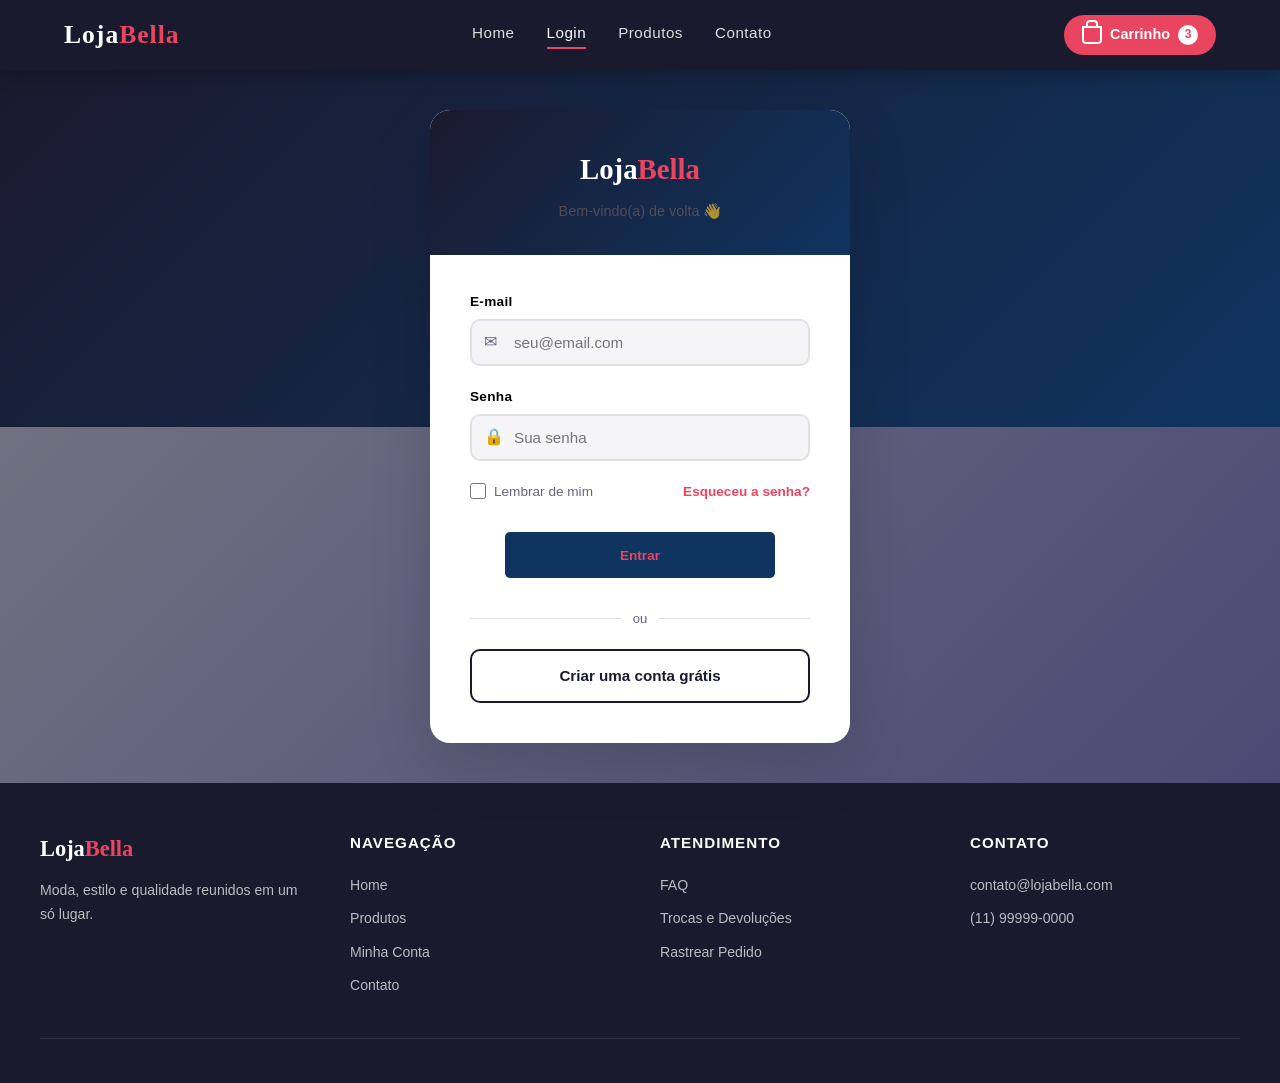
<file: PAGES/login.html>
<!DOCTYPE html>
<html lang="pt-BR">

<head>
  <meta charset="UTF-8" />
  <meta name="viewport" content="width=device-width, initial-scale=1.0" />
  <meta name="description" content="Faça login na sua conta LojaBella." />
  <title>LojaBella — Login</title>


  <link rel="stylesheet" href="../CSS(ESTILIZAÇÃO)/style.css" />

  <link rel="stylesheet" href="../CSS(ESTILIZAÇÃO)/login.css" />
</head>


<body class="pagina-login">


  <header class="header">
    <div class="header-container">

      <!-- LOGO -->
      <a href="index.html" class="header-logo">
        Loja<span>Bella</span>
      </a>

      <nav class="header-nav">
        <a href="index.html">Home</a>
        <a href="login.html" class="ativo">Login</a>
        <a href="index.html#secao-produtos">Produtos</a>
        <a href="#">Contato</a>
      </nav>


      <a href="index.html#carrinho" class="header-carrinho">
        <span class="header-carrinho-icone"></span>
        <span>Carrinho</span>
        <span class="header-carrinho-contador">3</span>
      </a>

    </div>
  </header>


  <main>

    <div class="login-area">

      <div class="login-card">

        <div class="login-card-topo">
          <span class="login-logo">Loja<span>Bella</span></span>
          <p class="login-subtitulo">Bem-vindo(a) de volta 👋</p>
        </div>

        <div class="login-card-corpo">


          <form class="login-form" action="#" method="post">


            <div class="form-grupo">
              <label class="form-label" for="campo-email">E-mail</label>
              <div class="form-input-wrapper">
                <span class="form-input-icone" aria-hidden="true">✉</span>
                <input class="form-input" type="email" id="campo-email" name="email" placeholder="seu@email.com"
                  autocomplete="email" required />
              </div>
            </div>

            <div class="form-grupo">
              <label class="form-label" for="campo-senha">Senha</label>
              <div class="form-input-wrapper">
                <span class="form-input-icone" aria-hidden="true">🔒</span>
                <input class="form-input" type="password" id="campo-senha" name="senha" placeholder="Sua senha"
                  autocomplete="current-password" required />
              </div>
            </div>

            <div class="form-opcoes">

              <label class="form-checkbox">
                <input type="checkbox" name="lembrar" />
                Lembrar de mim
              </label>

              <a href="#" class="form-link">Esqueceu a senha?</a>

            </div>
            <div class="loguim">

              <a href="../PAGES/index.html" class="form-link">Entrar

              </a>
            </div>





            <div class="form-divisor">ou</div>


            <a href="index.html" class="botao-criar-conta">
              Criar uma conta grátis
            </a>

          </form>

        </div>

      </div>

    </div>

  </main>
  <footer class="footer">
    <div class="footer-container">

      <div class="footer-grid">

        <div class="footer-coluna">
          <p class="footer-logo">Loja<span>Bella</span></p>
          <p class="footer-descricao">
            Moda, estilo e qualidade reunidos em um só lugar.
          </p>
        </div>

        <div class="footer-coluna">
          <h3 class="footer-coluna-titulo">Navegação</h3>
          <ul>
            <li><a href="index.html">Home</a></li>
            <li><a href="index.html#secao-produtos">Produtos</a></li>
            <li><a href="login.html">Minha Conta</a></li>
            <li><a href="#">Contato</a></li>
          </ul>
        </div>

        <div class="footer-coluna">
          <h3 class="footer-coluna-titulo">Atendimento</h3>
          <ul>
            <li><a href="#">FAQ</a></li>
            <li><a href="#">Trocas e Devoluções</a></li>
            <li><a href="#">Rastrear Pedido</a></li>
          </ul>
        </div>

        <div class="footer-coluna">
          <h3 class="footer-coluna-titulo">Contato</h3>
          <ul>
            <li><a href="mailto:contato@lojabella.com">contato@lojabella.com</a></li>
            <li><a href="#">(11) 99999-0000</a></li>
          </ul>
        </div>

      </div>

      <hr class="footer-linha" />



    </div>
  </footer>

</body>

</html>
</file>
<file: CSS(ESTILIZAÇÃO)/style.css>
/* ============================================================
   ARQUIVO: style.css
   DESCRIÇÃO: Estilos principais da loja virtual
   PROJETO: Loja Virtual - HTML e CSS puro
   ============================================================ */


/* ============================================================
   VARIÁVEIS GLOBAIS DE COR E FONTE
   Para alterar o visual do site, mude os valores aqui.
   ============================================================ */
:root {
  --cor-primaria: #1a1a2e;
  /* Azul escuro — cor principal */
  --cor-secundaria: #16213e;
  /* Azul mais escuro */
  --cor-destaque: #e94560;
  /* Vermelho/Rosa — botões e destaques */
  --cor-destaque-hover: #c73652;
  /* Cor do destaque ao passar o mouse */
  --cor-fundo: #f5f5f7;
  /* Fundo claro da página */
  --cor-fundo-card: #ffffff;
  /* Fundo dos cards de produto */
  --cor-texto: #1a1a2e;
  /* Cor principal do texto */
  --cor-texto-suave: #666680;
  /* Texto secundário / descrições */
  --cor-borda: #e0e0e8;
  /* Bordas dos elementos */
  --cor-branco: #ffffff;
  --sombra-card: 0 4px 20px rgba(0, 0, 0, 0.08);
  --sombra-hover: 0 8px 30px rgba(233, 69, 96, 0.18);
  --raio-borda: 12px;
  --fonte-titulo: 'Georgia', 'Times New Roman', serif;
  --fonte-corpo: 'Segoe UI', 'Helvetica Neue', Arial, sans-serif;
  --transicao: all 0.3s ease;
}


/* ============================================================
   RESET GERAL
   Remove estilos padrão do navegador para começar do zero.
   ============================================================ */
*,
*::before,
*::after {
  margin: 0;
  padding: 0;
  box-sizing: border-box;
}

html {
  scroll-behavior: smooth;
}

body {
  font-family: var(--fonte-corpo);
  background-color: var(--cor-fundo);
  color: var(--cor-texto);
  line-height: 1.6;
  min-height: 100vh;
}

/* Remove estilos de lista */
ul,
ol {
  list-style: none;
}

/* Remove decoração de links */
a {
  text-decoration: none;
  color: inherit;
}

/* Imagens responsivas por padrão */
img {
  max-width: 100%;
  display: block;
}


/* ============================================================
   CABEÇALHO (HEADER)
   Barra superior com logo, menu e carrinho.
   ============================================================ */

/* INÍCIO DO CABEÇALHO */
.header {
  background-color: var(--cor-primaria);
  color: var(--cor-branco);
  position: sticky;
  /* Fica fixo no topo ao rolar a página */
  top: 0;
  z-index: 100;
  box-shadow: 0 2px 20px rgba(0, 0, 0, 0.3);
}

/* Container interno do header — limita a largura e centraliza */
.header-container {
  max-width: 1200px;
  margin: 0 auto;
  padding: 0 24px;
  height: 70px;
  display: flex;
  align-items: center;
  justify-content: space-between;
  gap: 24px;
}

/* LOGO DA LOJA */
.header-logo {
  font-family: var(--fonte-titulo);
  font-size: 1.6rem;
  font-weight: bold;
  letter-spacing: 1px;
  color: var(--cor-branco);
  flex-shrink: 0;
}

/* Parte colorida do logo */
.header-logo span {
  color: var(--cor-destaque);
}

/* MENU DE NAVEGAÇÃO */
.header-nav {
  display: flex;
  align-items: center;
  gap: 32px;
}

/* Cada link do menu */
.header-nav a {
  font-size: 0.95rem;
  font-weight: 500;
  color: rgba(255, 255, 255, 0.85);
  letter-spacing: 0.5px;
  transition: var(--transicao);
  position: relative;
  padding-bottom: 4px;
}

/* Linha que aparece embaixo do link ao passar o mouse */
.header-nav a::after {
  content: '';
  position: absolute;
  bottom: 0;
  left: 0;
  width: 0;
  height: 2px;
  background-color: var(--cor-destaque);
  transition: width 0.3s ease;
}

.header-nav a:hover {
  color: var(--cor-branco);
}

.header-nav a:hover::after {
  width: 100%;
}

/* Link ativo / página atual */
.header-nav a.ativo {
  color: var(--cor-branco);
}

.header-nav a.ativo::after {
  width: 100%;
}

/* CARRINHO NO HEADER */
.header-carrinho {
  display: flex;
  align-items: center;
  gap: 8px;
  background-color: var(--cor-destaque);
  color: var(--cor-branco);
  padding: 8px 18px;
  border-radius: 50px;
  font-size: 0.9rem;
  font-weight: 600;
  cursor: pointer;
  transition: var(--transicao);
  flex-shrink: 0;
}

.header-carrinho:hover {
  background-color: var(--cor-destaque-hover);
  transform: translateY(-1px);
}

/* Ícone do carrinho (desenhado com CSS — sem imagem) */
.header-carrinho-icone {
  width: 20px;
  height: 18px;
  border: 2px solid var(--cor-branco);
  border-radius: 0 0 4px 4px;
  position: relative;
  display: inline-block;
}

.header-carrinho-icone::before {
  content: '';
  position: absolute;
  top: -8px;
  left: 2px;
  width: 12px;
  height: 8px;
  border: 2px solid var(--cor-branco);
  border-bottom: none;
  border-radius: 4px 4px 0 0;
}

/* Número de itens no carrinho */
.header-carrinho-contador {
  background-color: var(--cor-branco);
  color: var(--cor-destaque);
  border-radius: 50%;
  width: 20px;
  height: 20px;
  display: flex;
  align-items: center;
  justify-content: center;
  font-size: 0.75rem;
  font-weight: 700;
}

/* FIM DO CABEÇALHO */


/* ============================================================
   SEÇÃO: BANNER PRINCIPAL (HERO)
   Grande destaque visual na parte superior da Home.
   ============================================================ */

/* INÍCIO DO BANNER */
.banner {
  background: linear-gradient(135deg, var(--cor-primaria) 0%, var(--cor-secundaria) 50%, #0f3460 100%);
  color: var(--cor-branco);
  padding: 80px 24px;
  text-align: center;
  position: relative;
  overflow: hidden;
}

/* Detalhe decorativo de fundo */
.banner::before {
  content: '';
  position: absolute;
  top: -50%;
  right: -10%;
  width: 500px;
  height: 500px;
  border-radius: 50%;
  background: rgba(233, 69, 96, 0.08);
  pointer-events: none;
}

.banner::after {
  content: '';
  position: absolute;
  bottom: -30%;
  left: -5%;
  width: 350px;
  height: 350px;
  border-radius: 50%;
  background: rgba(255, 255, 255, 0.04);
  pointer-events: none;
}

/* Container interno do banner */
.banner-conteudo {
  max-width: 700px;
  margin: 0 auto;
  position: relative;
  z-index: 1;
}

/* Etiqueta pequena acima do título */
.banner-etiqueta {
  display: inline-block;
  background-color: var(--cor-destaque);
  color: var(--cor-branco);
  font-size: 0.8rem;
  font-weight: 700;
  letter-spacing: 2px;
  text-transform: uppercase;
  padding: 6px 18px;
  border-radius: 50px;
  margin-bottom: 20px;
}

/* Título principal do banner */
.banner-titulo {
  font-family: var(--fonte-titulo);
  font-size: clamp(2rem, 5vw, 3.2rem);
  /* Tamanho responsivo */
  font-weight: bold;
  line-height: 1.2;
  margin-bottom: 16px;
  letter-spacing: -0.5px;
}

.banner-titulo span {
  color: var(--cor-destaque);
}

/* Texto descritivo do banner */
.banner-descricao {
  font-size: 1.05rem;
  color: rgba(255, 255, 255, 0.75);
  margin-bottom: 36px;
  line-height: 1.7;
}

/* Botões do banner */
.banner-botoes {
  display: flex;
  gap: 16px;
  justify-content: center;
  flex-wrap: wrap;
}

/* Botão principal */
.botao-primario {
  background-color: var(--cor-destaque);
  color: var(--cor-branco);
  padding: 14px 32px;
  border-radius: 50px;
  font-weight: 700;
  font-size: 0.95rem;
  letter-spacing: 0.5px;
  display: inline-block;
  transition: var(--transicao);
  cursor: pointer;
  border: 2px solid var(--cor-destaque);
}

.botao-primario:hover {
  background-color: var(--cor-destaque-hover);
  border-color: var(--cor-destaque-hover);
  transform: translateY(-2px);
  box-shadow: 0 6px 20px rgba(233, 69, 96, 0.35);
}

/* Botão secundário (contorno) */
.botao-secundario {
  background-color: transparent;
  color: var(--cor-branco);
  padding: 14px 32px;
  border-radius: 50px;
  font-weight: 600;
  font-size: 0.95rem;
  display: inline-block;
  transition: var(--transicao);
  cursor: pointer;
  border: 2px solid rgba(255, 255, 255, 0.4);
}

.botao-secundario:hover {
  border-color: var(--cor-branco);
  background-color: rgba(255, 255, 255, 0.08);
  transform: translateY(-2px);
}

/* FIM DO BANNER */


/* ============================================================
   SEÇÃO: DESTAQUES / VANTAGENS
   Três colunas com benefícios da loja.
   ============================================================ */

/* INÍCIO DAS VANTAGENS */
.vantagens {
  background-color: var(--cor-branco);
  padding: 40px 24px;
  border-bottom: 1px solid var(--cor-borda);
}

.vantagens-container {
  max-width: 1200px;
  margin: 0 auto;
  display: flex;
  justify-content: center;
  gap: 0;
  flex-wrap: wrap;
}

/* Cada item de vantagem */
.vantagem-item {
  display: flex;
  align-items: center;
  gap: 14px;
  padding: 20px 40px;
  border-right: 1px solid var(--cor-borda);
  flex: 1;
  min-width: 200px;
}

.vantagem-item:last-child {
  border-right: none;
}

/* Ícone da vantagem */
.vantagem-icone {
  font-size: 1.8rem;
  flex-shrink: 0;
}

/* Textos da vantagem */
.vantagem-titulo {
  font-weight: 700;
  font-size: 0.95rem;
  color: var(--cor-texto);
  margin-bottom: 2px;
}

.vantagem-descricao {
  font-size: 0.82rem;
  color: var(--cor-texto-suave);
}

/* FIM DAS VANTAGENS */


/* ============================================================
   SEÇÃO: PRODUTOS
   Grid de cards de produto.
   ============================================================ */

/* INÍCIO DA SEÇÃO DE PRODUTOS */
.secao-produtos {
  padding: 64px 24px;
  max-width: 1200px;
  margin: 0 auto;
}

/* Cabeçalho da seção */
.secao-cabecalho {
  text-align: center;
  margin-bottom: 48px;
}

.secao-subtitulo {
  font-size: 0.85rem;
  font-weight: 700;
  letter-spacing: 3px;
  text-transform: uppercase;
  color: var(--cor-destaque);
  margin-bottom: 10px;
  display: block;
}

.secao-titulo {
  font-family: var(--fonte-titulo);
  font-size: clamp(1.6rem, 3vw, 2.2rem);
  color: var(--cor-texto);
  font-weight: bold;
  line-height: 1.3;
}

/* GRID DE PRODUTOS
   Para adicionar ou remover produtos, adicione ou remova
   elementos com a classe .product-card dentro desta grid.
   A grade se ajusta automaticamente. */
.product-grid {
  display: grid;
  grid-template-columns: repeat(auto-fill, minmax(260px, 1fr));
  gap: 28px;
}

/* CARD DE PRODUTO
   Cada produto é representado por um card.
   Para duplicar: copie o bloco completo <article class="product-card">
   e cole logo abaixo, alterando nome, preço e imagem. */
.product-card {
  background-color: var(--cor-fundo-card);
  border-radius: var(--raio-borda);
  box-shadow: var(--sombra-card);
  overflow: hidden;
  transition: var(--transicao);
  border: 1px solid var(--cor-borda);
  display: flex;
  flex-direction: column;
}

.product-card:hover {
  transform: translateY(-6px);
  box-shadow: var(--sombra-hover);
  border-color: rgba(233, 69, 96, 0.2);
}

/* IMAGEM DO PRODUTO
   Para trocar a imagem:
   1. Coloque o arquivo na pasta /assets/images/
   2. Remova o placeholder (.product-image-placeholder)
   3. Adicione: <img src="../assets/images/seu-arquivo.jpg" alt="Nome do produto">
   dentro da .product-image-wrapper */
.product-image-wrapper {
  position: relative;
  overflow: hidden;
  background-color: #f0f0f5;
  aspect-ratio: 4 / 3;
  /* Proporção fixa da imagem */
}

/* Placeholder visual (substituto da imagem real) */
.product-image-placeholder {
  width: 100%;
  height: 100%;
  display: flex;
  flex-direction: column;
  align-items: center;
  justify-content: center;
  background: linear-gradient(135deg, #e8e8f0, #d0d0e0);
  color: #9090aa;
  font-size: 0.8rem;
  text-align: center;
  padding: 20px;
  gap: 10px;
}

/* Símbolo de câmera no placeholder */
.product-image-placeholder::before {
  content: '📷';
  font-size: 2.5rem;
  display: block;
}

/* Etiqueta de desconto/novidade no produto */
.product-badge {
  position: absolute;
  top: 12px;
  left: 12px;
  background-color: var(--cor-destaque);
  color: var(--cor-branco);
  font-size: 0.72rem;
  font-weight: 700;
  letter-spacing: 1px;
  text-transform: uppercase;
  padding: 4px 12px;
  border-radius: 50px;
}

.product-badge.novo {
  background-color: #27ae60;
}

/* Informações do produto */
.product-info {
  padding: 20px;
  display: flex;
  flex-direction: column;
  flex: 1;
  gap: 8px;
}

/* Categoria do produto */
.product-category {
  font-size: 0.75rem;
  font-weight: 600;
  letter-spacing: 1.5px;
  text-transform: uppercase;
  color: var(--cor-texto-suave);
}

/* Nome do produto
   Para alterar: troque o texto dentro de <h3 class="product-name"> */
.product-name {
  font-family: var(--fonte-titulo);
  font-size: 1.05rem;
  font-weight: bold;
  color: var(--cor-texto);
  line-height: 1.4;
}

/* Área de preços */
.product-price-area {
  display: flex;
  align-items: center;
  gap: 10px;
  margin-top: 4px;
}

/* Preço atual
   Para alterar: troque o texto dentro de <span class="product-price"> */
.product-price {
  font-size: 1.25rem;
  font-weight: 800;
  color: var(--cor-destaque);
}

/* Preço riscado (original, antes do desconto) */
.product-price-original {
  font-size: 0.9rem;
  color: var(--cor-texto-suave);
  text-decoration: line-through;
}

/* Rodapé do card (botão) */
.product-footer {
  padding: 0 20px 20px;
}

/* BOTÃO "ADICIONAR AO CARRINHO"
   Este botão é apenas visual — não há JavaScript.
   Para torná-lo funcional no futuro, adicione JavaScript. */
.botao-carrinho {
  display: block;
  width: 100%;
  background-color: var(--cor-primaria);
  color: var(--cor-branco);
  padding: 12px;
  border-radius: 8px;
  text-align: center;
  font-weight: 700;
  font-size: 0.88rem;
  letter-spacing: 0.5px;
  transition: var(--transicao);
  cursor: pointer;
  border: 2px solid var(--cor-primaria);
}

.botao-carrinho:hover {
  background-color: var(--cor-destaque);
  border-color: var(--cor-destaque);
  transform: translateY(-1px);
}

/* FIM DA SEÇÃO DE PRODUTOS */


/* ============================================================
   SEÇÃO: CARRINHO LATERAL (SIDEBAR VISUAL)
   Aparece como uma barra fixa à direita — apenas visual.
   ============================================================ */

/* INÍCIO DO CARRINHO LATERAL */
.cart-container {
  position: fixed;
  right: 0;
  top: 70px;
  /* Abaixo do header */
  width: 300px;
  height: calc(100vh - 70px);
  background-color: var(--cor-branco);
  border-left: 1px solid var(--cor-borda);
  box-shadow: -4px 0 20px rgba(0, 0, 0, 0.08);
  display: flex;
  flex-direction: column;
  z-index: 50;

  /* Por padrão, o carrinho fica oculto.
     Para exibi-lo visualmente, remova o 'display: none' abaixo
     ou adicione a classe .cart-aberto via CSS usando :target. */
  display: none;
}

/* Cabeçalho do carrinho lateral */
.cart-header {
  padding: 20px 24px;
  border-bottom: 1px solid var(--cor-borda);
  display: flex;
  justify-content: space-between;
  align-items: center;
}

.cart-titulo {
  font-family: var(--fonte-titulo);
  font-size: 1.1rem;
  font-weight: bold;
  color: var(--cor-texto);
}

.cart-fechar {
  font-size: 1.4rem;
  color: var(--cor-texto-suave);
  cursor: pointer;
  line-height: 1;
}

/* Lista de itens no carrinho */
.cart-itens {
  flex: 1;
  overflow-y: auto;
  padding: 16px;
  display: flex;
  flex-direction: column;
  gap: 12px;
}

/* Item individual no carrinho */
.cart-item {
  display: flex;
  align-items: center;
  gap: 14px;
  padding: 12px;
  background-color: var(--cor-fundo);
  border-radius: 10px;
}

/* Imagem do item no carrinho (placeholder) */
.cart-item-imagem {
  width: 56px;
  height: 56px;
  background: linear-gradient(135deg, #e8e8f0, #d0d0e0);
  border-radius: 8px;
  flex-shrink: 0;
  display: flex;
  align-items: center;
  justify-content: center;
  font-size: 1.2rem;
}

.cart-item-info {
  flex: 1;
  min-width: 0;
}

.cart-item-nome {
  font-weight: 600;
  font-size: 0.88rem;
  color: var(--cor-texto);
  white-space: nowrap;
  overflow: hidden;
  text-overflow: ellipsis;
}

.cart-item-preco {
  font-size: 0.85rem;
  color: var(--cor-destaque);
  font-weight: 700;
  margin-top: 2px;
}

.cart-item-remover {
  color: var(--cor-texto-suave);
  font-size: 1.1rem;
  cursor: pointer;
  flex-shrink: 0;
}

/* Rodapé do carrinho (total e botão) */
.cart-footer {
  padding: 20px 24px;
  border-top: 1px solid var(--cor-borda);
}

.cart-total {
  display: flex;
  justify-content: space-between;
  align-items: center;
  margin-bottom: 16px;
}

.cart-total-label {
  font-weight: 600;
  color: var(--cor-texto-suave);
}

.cart-total-valor {
  font-family: var(--fonte-titulo);
  font-size: 1.3rem;
  font-weight: bold;
  color: var(--cor-texto);
}

/* Botão finalizar compra */
.botao-finalizar {
  display: block;
  width: 100%;
  background-color: var(--cor-destaque);
  color: var(--cor-branco);
  padding: 14px;
  border-radius: 10px;
  text-align: center;
  font-weight: 700;
  font-size: 0.95rem;
  transition: var(--transicao);
  cursor: pointer;
}

.botao-finalizar:hover {
  background-color: var(--cor-destaque-hover);
  transform: translateY(-2px);
}

/* FIM DO CARRINHO LATERAL */


/* ============================================================
   RODAPÉ (FOOTER)
   Seção inferior com informações da loja.
   ============================================================ */

/* INÍCIO DO RODAPÉ */
.footer {
  background-color: var(--cor-primaria);
  color: rgba(255, 255, 255, 0.7);
  padding: 48px 24px 24px;
  margin-top: auto;
}

.footer-container {
  max-width: 1200px;
  margin: 0 auto;
}

/* Grade do footer */
.footer-grid {
  display: grid;
  grid-template-columns: repeat(auto-fit, minmax(200px, 1fr));
  gap: 40px;
  margin-bottom: 40px;
}

.footer-coluna-titulo {
  font-weight: 700;
  color: var(--cor-branco);
  font-size: 0.95rem;
  letter-spacing: 1px;
  text-transform: uppercase;
  margin-bottom: 16px;
}

.footer-coluna ul {
  display: flex;
  flex-direction: column;
  gap: 8px;
}

.footer-coluna ul li a {
  font-size: 0.88rem;
  transition: var(--transicao);
}

.footer-coluna ul li a:hover {
  color: var(--cor-branco);
}

/* Logo no footer */
.footer-logo {
  font-family: var(--fonte-titulo);
  font-size: 1.4rem;
  font-weight: bold;
  color: var(--cor-branco);
  margin-bottom: 12px;
}

.footer-logo span {
  color: var(--cor-destaque);
}

.footer-descricao {
  font-size: 0.88rem;
  line-height: 1.7;
}

/* Linha divisória do footer */
.footer-linha {
  border: none;
  border-top: 1px solid rgba(255, 255, 255, 0.1);
  margin-bottom: 20px;
}

/* Rodapé inferior (copyright) */
.footer-copyright {
  text-align: center;
  font-size: 0.82rem;
}

/* FIM DO RODAPÉ */


/* ============================================================
   RESPONSIVIDADE BÁSICA
   Ajustes para telas menores (tablets e celulares).
   ============================================================ */

/* Tablet (até 900px) */
@media (max-width: 900px) {
  .header-nav {
    gap: 20px;
  }

  .vantagem-item {
    padding: 16px 20px;
  }
}

/* Celular (até 640px) */
@media (max-width: 640px) {

  /* Header adaptado para mobile */
  .header-container {
    padding: 0 16px;
    height: 60px;
  }

  .header-logo {
    font-size: 1.3rem;
  }

  .header-nav {
    gap: 14px;
  }

  .header-nav a {
    font-size: 0.85rem;
  }

  /* Banner menor no celular */
  .banner {
    padding: 48px 16px;
  }

  /* Produtos em coluna única */
  .product-grid {
    grid-template-columns: 1fr;
  }

  /* Vantagens em coluna */
  .vantagens-container {
    flex-direction: column;
  }

  .vantagem-item {
    border-right: none;
    border-bottom: 1px solid var(--cor-borda);
    padding: 16px;
  }

  .vantagem-item:last-child {
    border-bottom: none;
  }

  /* Footer em coluna */
  .footer-grid {
    grid-template-columns: 1fr;
    gap: 24px;
  }
}
</file>
<file: CSS(ESTILIZAÇÃO)/login.css>
/* ============================================================
   ARQUIVO: login.css
   DESCRIÇÃO: Estilos exclusivos da página de login
   PROJETO: Loja Virtual - HTML e CSS puro
   ============================================================ */


/* ============================================================
   IMPORTAÇÃO DAS VARIÁVEIS GLOBAIS
   As variáveis de cor e fonte estão definidas no style.css.
   O login.html importa AMBOS os arquivos (style.css e login.css).
   ============================================================ */


/* ============================================================
   FUNDO DA PÁGINA DE LOGIN
   Sobrescreve o fundo padrão do body para um visual especial.
   ============================================================ */

/* INÍCIO DO LAYOUT DE LOGIN */
.pagina-login {
  min-height: 100vh;
  display: flex;
  flex-direction: column;
}

/* Área principal com o formulário */
.login-area {
  flex: 1;
  display: flex;
  align-items: center;
  justify-content: center;
  padding: 40px 24px;
  background: linear-gradient(135deg, #797984 0%, #4a4a75 100%);
  position: relative;
}

/* Detalhe decorativo de fundo */
.login-area::before {
  content: '';
  position: absolute;
  top: 0;
  left: 0;
  right: 0;
  height: 50%;
  background: linear-gradient(135deg, var(--cor-primaria), #0f3460);
  z-index: 0;
}


/* ============================================================
   CARTÃO (CARD) DO FORMULÁRIO DE LOGIN
   Caixa branca centralizada com o formulário.
   ============================================================ */

/* INÍCIO DO CARD DE LOGIN */
.login-card {
  background-color: var(--cor-branco);
  border-radius: 20px;
  box-shadow: 0 20px 60px rgba(0, 0, 0, 0.15);
  width: 100%;
  max-width: 420px;
  /* Largura máxima do formulário */
  overflow: hidden;
  position: relative;
  z-index: 1;
}

/* Topo colorido do card */
.login-card-topo {
  background: linear-gradient(135deg, var(--cor-primaria), #0f3460);
  padding: 36px 40px 32px;
  text-align: center;
}

/* Logo dentro do card */
.login-logo {
  font-family: var(--fonte-titulo);
  font-size: 1.8rem;
  font-weight: bold;
  color: var(--cor-branco);
  margin-bottom: 8px;
  display: block;
}

.login-logo span {
  color: var(--cor-destaque);
}

/* Subtítulo do card */
.login-subtitulo {
  font-size: 0.9rem;
  color: rgba(117, 93, 93, 0.65);
}

/* Corpo do card (onde fica o formulário) */
.login-card-corpo {
  padding: 36px 40px 40px;
}

/* FIM DO CARD */


/* ============================================================
   FORMULÁRIO DE LOGIN
   Campos de e-mail e senha com estilos claros e acessíveis.
   ============================================================ */

/* INÍCIO DO FORMULÁRIO */
.login-form {
  display: flex;
  flex-direction: column;
  gap: 20px;
}

/* Grupo de campo (label + input) */
.form-grupo {
  display: flex;
  flex-direction: column;
  gap: 6px;
}

/* Rótulo do campo */
.form-label {
  font-size: 0.85rem;
  font-weight: 600;
  color: rgb(0, 0, 0);
  letter-spacing: 0.3px;
}

/* Wrapper do input (para o ícone à esquerda) */
.form-input-wrapper {
  position: relative;
}

/* Ícone dentro do campo */
.form-input-icone {
  position: absolute;
  left: 14px;
  top: 50%;
  transform: translateY(-50%);
  font-size: 1rem;
  color: var(--cor-texto-suave);
  pointer-events: none;
  /* Não captura cliques */
}

/* Campo de texto / senha
   Para alterar o tipo: mude o atributo type no HTML
   type="email" para e-mail, type="password" para senha */
.form-input {
  width: 100%;
  padding: 13px 14px 13px 42px;
  /* Espaço para o ícone */
  border: 2px solid var(--cor-borda);
  border-radius: 10px;
  font-size: 0.95rem;
  font-family: var(--fonte-corpo);
  color: var(--cor-texto);
  background-color: var(--cor-fundo);
  transition: var(--transicao);
  outline: none;
}

/* Campo em foco (usuário clicou ou está digitando) */
.form-input:focus {
  border-color: var(--cor-destaque);
  background-color: var(--cor-branco);
  box-shadow: 0 0 0 4px rgba(233, 69, 96, 0.1);
}

/* Linha de opções (checkbox + link esqueceu senha) */
.form-opcoes {
  display: flex;
  justify-content: space-between;
  align-items: center;
  gap: 8px;
  flex-wrap: wrap;
}

/* Checkbox "lembrar de mim" */
.form-checkbox {
  display: flex;
  align-items: center;
  gap: 8px;
  font-size: 0.85rem;
  color: var(--cor-texto-suave);
  cursor: pointer;
}

.form-checkbox input[type="checkbox"] {
  width: 16px;
  height: 16px;
  accent-color: var(--cor-destaque);
  /* Cor do checkbox marcado */
  cursor: pointer;
}

/* Link "Esqueceu a senha?" */
.form-link {
  font-size: 0.85rem;
  color: var(--cor-destaque);
  font-weight: 600;
  transition: var(--transicao);
}

.form-link:hover {
  color: var(--cor-destaque-hover);
  text-decoration: underline;
}

/* BOTÃO DE ENTRAR */
.botao-login {
  display: block;
  width: 100%;
  background-color: var(--cor-destaque);
  color: var(--cor-branco);
  padding: 14px;
  border-radius: 10px;
  text-align: center;
  font-weight: 700;
  font-size: 1rem;
  letter-spacing: 0.5px;
  cursor: pointer;
  transition: var(--transicao);
  border: none;
  margin-top: 4px;
}

.botao-login:hover {
  background-color: var(--cor-destaque-hover);
  transform: translateY(-2px);
  box-shadow: 0 6px 20px rgba(233, 69, 96, 0.35);
}

/* Divisor "ou" entre opções de login */
.form-divisor {
  display: flex;
  align-items: center;
  gap: 12px;
  color: var(--cor-texto-suave);
  font-size: 0.82rem;
}

.form-divisor::before,
.form-divisor::after {
  content: '';
  flex: 1;
  height: 1px;
  background-color: var(--cor-borda);
}

/* Botão de criar conta */
.botao-criar-conta {
  display: block;
  width: 100%;
  background-color: transparent;
  color: var(--cor-primaria);
  padding: 13px;
  border-radius: 10px;
  text-align: center;
  font-weight: 600;
  font-size: 0.95rem;
  cursor: pointer;
  transition: var(--transicao);
  border: 2px solid var(--cor-primaria);
}

.botao-criar-conta:hover {
  background-color: var(--cor-primaria);
  color: var(--cor-branco);
}

/* FIM DO FORMULÁRIO */


/* ============================================================
   RESPONSIVIDADE DA PÁGINA DE LOGIN
   ============================================================ */

@media (max-width: 480px) {
  .login-card-topo {
    padding: 28px 24px;
  }

  .login-card-corpo {
    padding: 28px 24px;
  }

  .form-opcoes {
    flex-direction: column;
    align-items: flex-start;
  }
}

.body {
  color: white
}

.loguim {
  display: block;
  width: 270px;
  margin: 10px auto;
  padding: 10px;
  background-color: #0f3460;
  color: white;
  text-align: center;
  text-decoration: none;
  border-radius: 5px;
}
</file>
